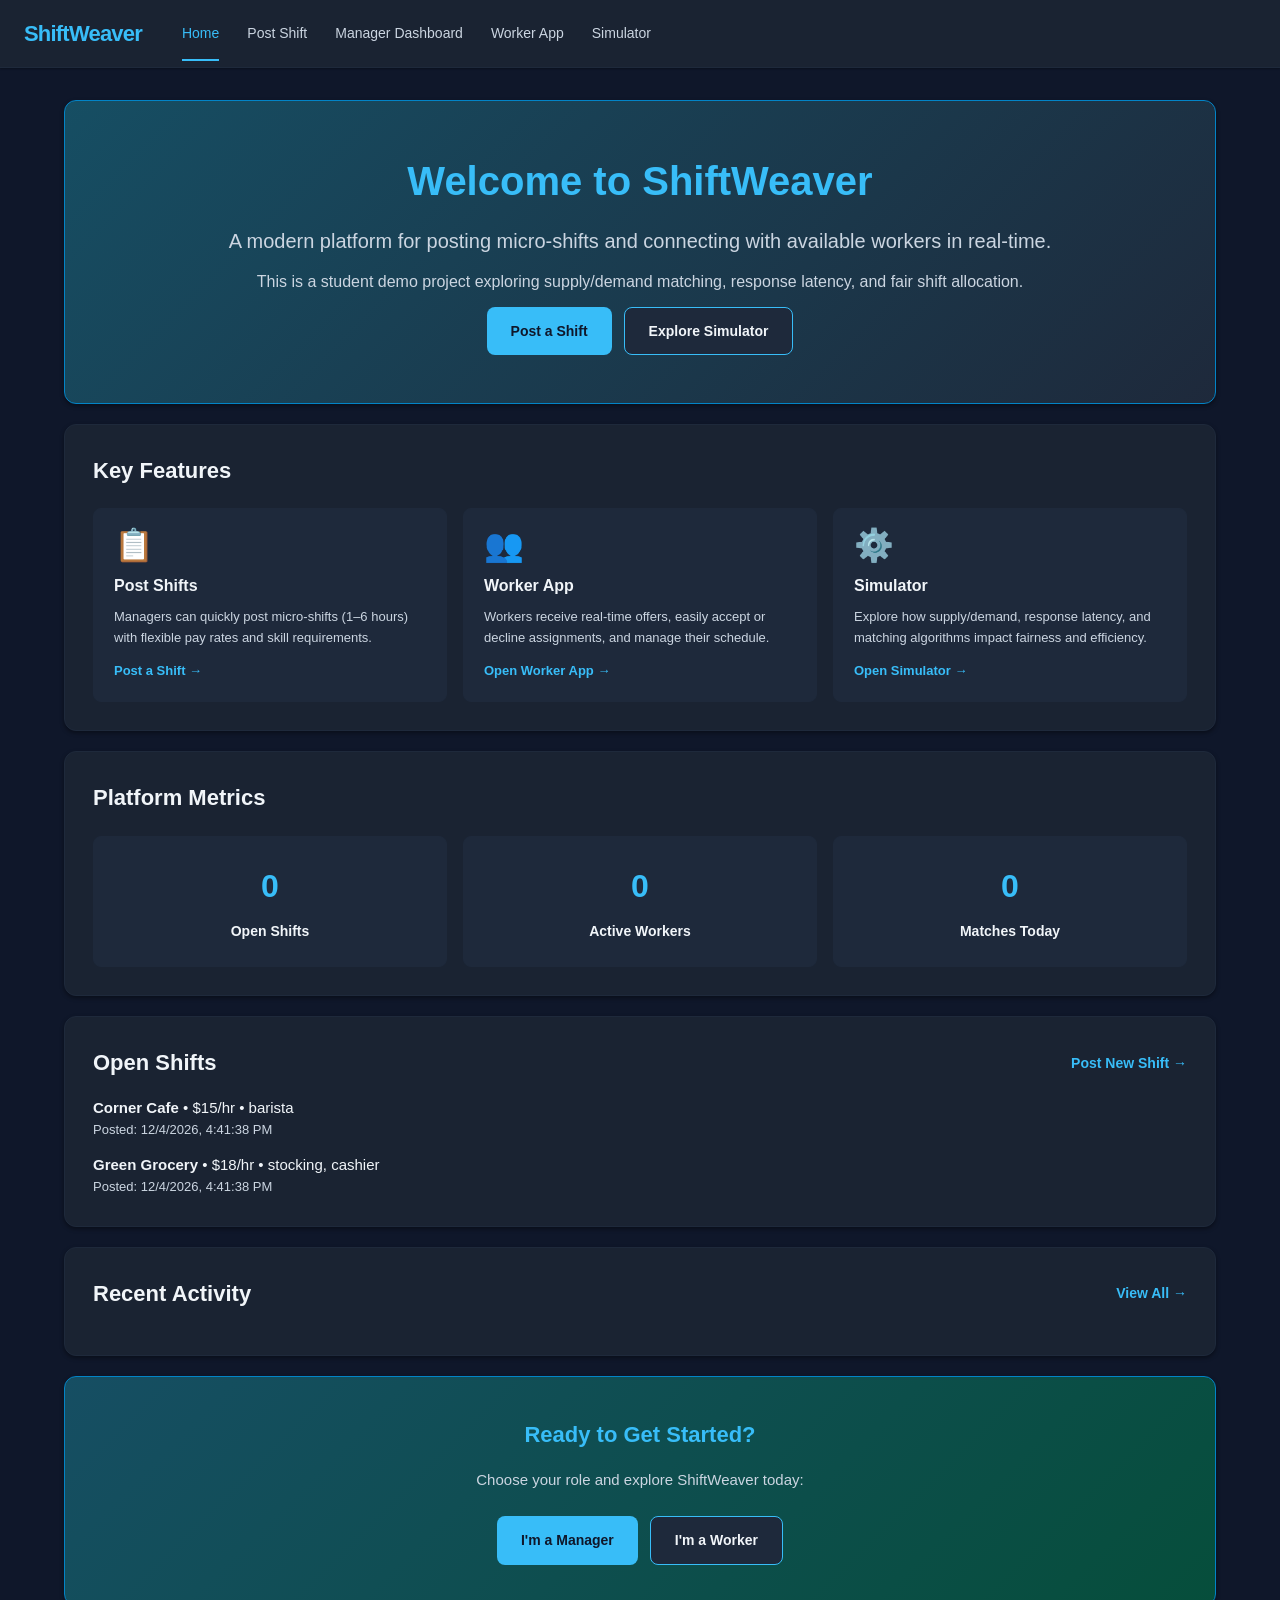
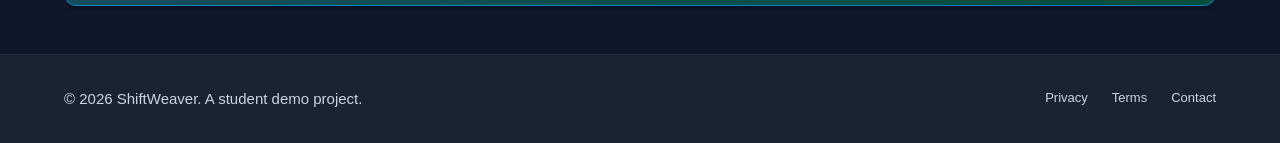
<file: WEB 1 FINAL REQ/index.html>
<!doctype html>
<html lang="en">
<head>
  <meta charset="utf-8" />
  <meta name="viewport" content="width=device-width,initial-scale=1" />
  <meta name="description" content="ShiftWeaver - A student demo platform for posting micro-shifts and connecting managers with workers." />
  <title>ShiftWeaver — Home</title>
  <link rel="stylesheet" href="styles.css" />
</head>
<body>
  
  <!-- Header / Navigation -->
  <header class="topbar">
    <div class="brand">ShiftWeaver</div>
    <nav class="nav">
      <a href="index.html" class="nav-link active">Home</a>
      <a href="post.html" class="nav-link">Post Shift</a>
      <a href="manager.html" class="nav-link">Manager Dashboard</a>
      <a href="worker.html" class="nav-link">Worker App</a>
      <a href="simulator.html" class="nav-link">Simulator</a>
    </nav>
  </header>

  <!-- Main Content -->
  <main class="container">
    <!-- Hero Section -->
    <section class="card hero">
      <div class="hero-content">
        <h1>Welcome to ShiftWeaver</h1>
        <p class="subtitle">A modern platform for posting micro-shifts and connecting with available workers in real-time.</p>
        <p class="description muted">This is a student demo project exploring supply/demand matching, response latency, and fair shift allocation.</p>
        
        <div class="action-group">
          <a href="post.html" class="btn btn-primary">Post a Shift</a>
          <a href="simulator.html" class="btn btn-secondary">Explore Simulator</a>
        </div>
      </div>
    </section>

    <!-- Features Grid -->
    <section class="card">
      <h2>Key Features</h2>
      <div class="grid-3">
        <div class="feature-card">
          <div class="feature-icon">📋</div>
          <h3>Post Shifts</h3>
          <p class="small muted">Managers can quickly post micro-shifts (1–6 hours) with flexible pay rates and skill requirements.</p>
          <a href="post.html" class="link-button">Post a Shift →</a>
        </div>

        <div class="feature-card">
          <div class="feature-icon">👥</div>
          <h3>Worker App</h3>
          <p class="small muted">Workers receive real-time offers, easily accept or decline assignments, and manage their schedule.</p>
          <a href="worker.html" class="link-button">Open Worker App →</a>
        </div>

        <div class="feature-card">
          <div class="feature-icon">⚙️</div>
          <h3>Simulator</h3>
          <p class="small muted">Explore how supply/demand, response latency, and matching algorithms impact fairness and efficiency.</p>
          <a href="simulator.html" class="link-button">Open Simulator →</a>
        </div>
      </div>
    </section>

    <!-- Quick Stats -->
    <section class="card">
      <h2>Platform Metrics</h2>
      <div class="grid-3">
        <div class="stat-box">
          <div class="stat-value" id="statShifts">0</div>
          <div class="stat-label">Open Shifts</div>
        </div>
        <div class="stat-box">
          <div class="stat-value" id="statWorkers">0</div>
          <div class="stat-label">Active Workers</div>
        </div>
        <div class="stat-box">
          <div class="stat-value" id="statMatches">0</div>
          <div class="stat-label">Matches Today</div>
        </div>
      </div>
    </section>

    <!-- Open Shifts Section -->
    <section class="card">
      <div class="section-header">
        <h2>Open Shifts</h2>
        <a href="post.html" class="link-text">Post New Shift →</a>
      </div>
      <div id="shiftList" class="shift-list">
        <div class="empty-state">
          <p class="small muted">Loading open shifts…</p>
        </div>
      </div>
    </section>

    <!-- Recent Activity Section -->
    <section class="card">
      <div class="section-header">
        <h2>Recent Activity</h2>
        <a href="manager.html" class="link-text">View All →</a>
      </div>
      <div id="activity" class="activity-feed">
        <div class="empty-state">
          <p class="small muted">No activity yet. Start by posting a shift!</p>
        </div>
      </div>
    </section>

    <!-- CTA Section -->
    <section class="card cta-section">
      <h2>Ready to Get Started?</h2>
      <p>Choose your role and explore ShiftWeaver today:</p>
      <div class="cta-buttons">
        <a href="post.html" class="btn btn-primary">I'm a Manager</a>
        <a href="worker.html" class="btn btn-secondary">I'm a Worker</a>
      </div>
    </section>
  </main>

  <!-- Footer -->
  <footer class="footer">
    <div class="footer-content">
      <p>&copy; 2026 ShiftWeaver. A student demo project.</p>
      <nav class="footer-nav">
        <a href="#privacy">Privacy</a>
        <a href="#terms">Terms</a>
        <a href="#contact">Contact</a>
      </nav>
    </div>
  </footer>

  <!-- Scripts -->
  <script src="app.js"></script>
  <script>
    window.SW_PAGE = 'home';
    initShiftWeaver();
  </script>
  <!-- Add this script to all HTML files for mobile menu functionality -->
<script>
  // Mobile menu toggle
  document.addEventListener('DOMContentLoaded', function() {
    const menuToggle = document.querySelector('.menu-toggle');
    const nav = document.querySelector('.nav');

    if (menuToggle) {
      menuToggle.addEventListener('click', function() {
        nav.classList.toggle('active');
        menuToggle.classList.toggle('active');
      });

      // Close menu when clicking a nav link
      const navLinks = document.querySelectorAll('.nav-link');
      navLinks.forEach(link => {
        link.addEventListener('click', function() {
          nav.classList.remove('active');
          menuToggle.classList.remove('active');
        });
      });

      // Close menu when clicking outside
      document.addEventListener('click', function(event) {
        const isClickInsideNav = nav.contains(event.target);
        const isClickOnToggle = menuToggle.contains(event.target);
        
        if (!isClickInsideNav && !isClickOnToggle && nav.classList.contains('active')) {
          nav.classList.remove('active');
          menuToggle.classList.remove('active');
        }
      });
    }
  });
</script>
</body>
</html>
</file>
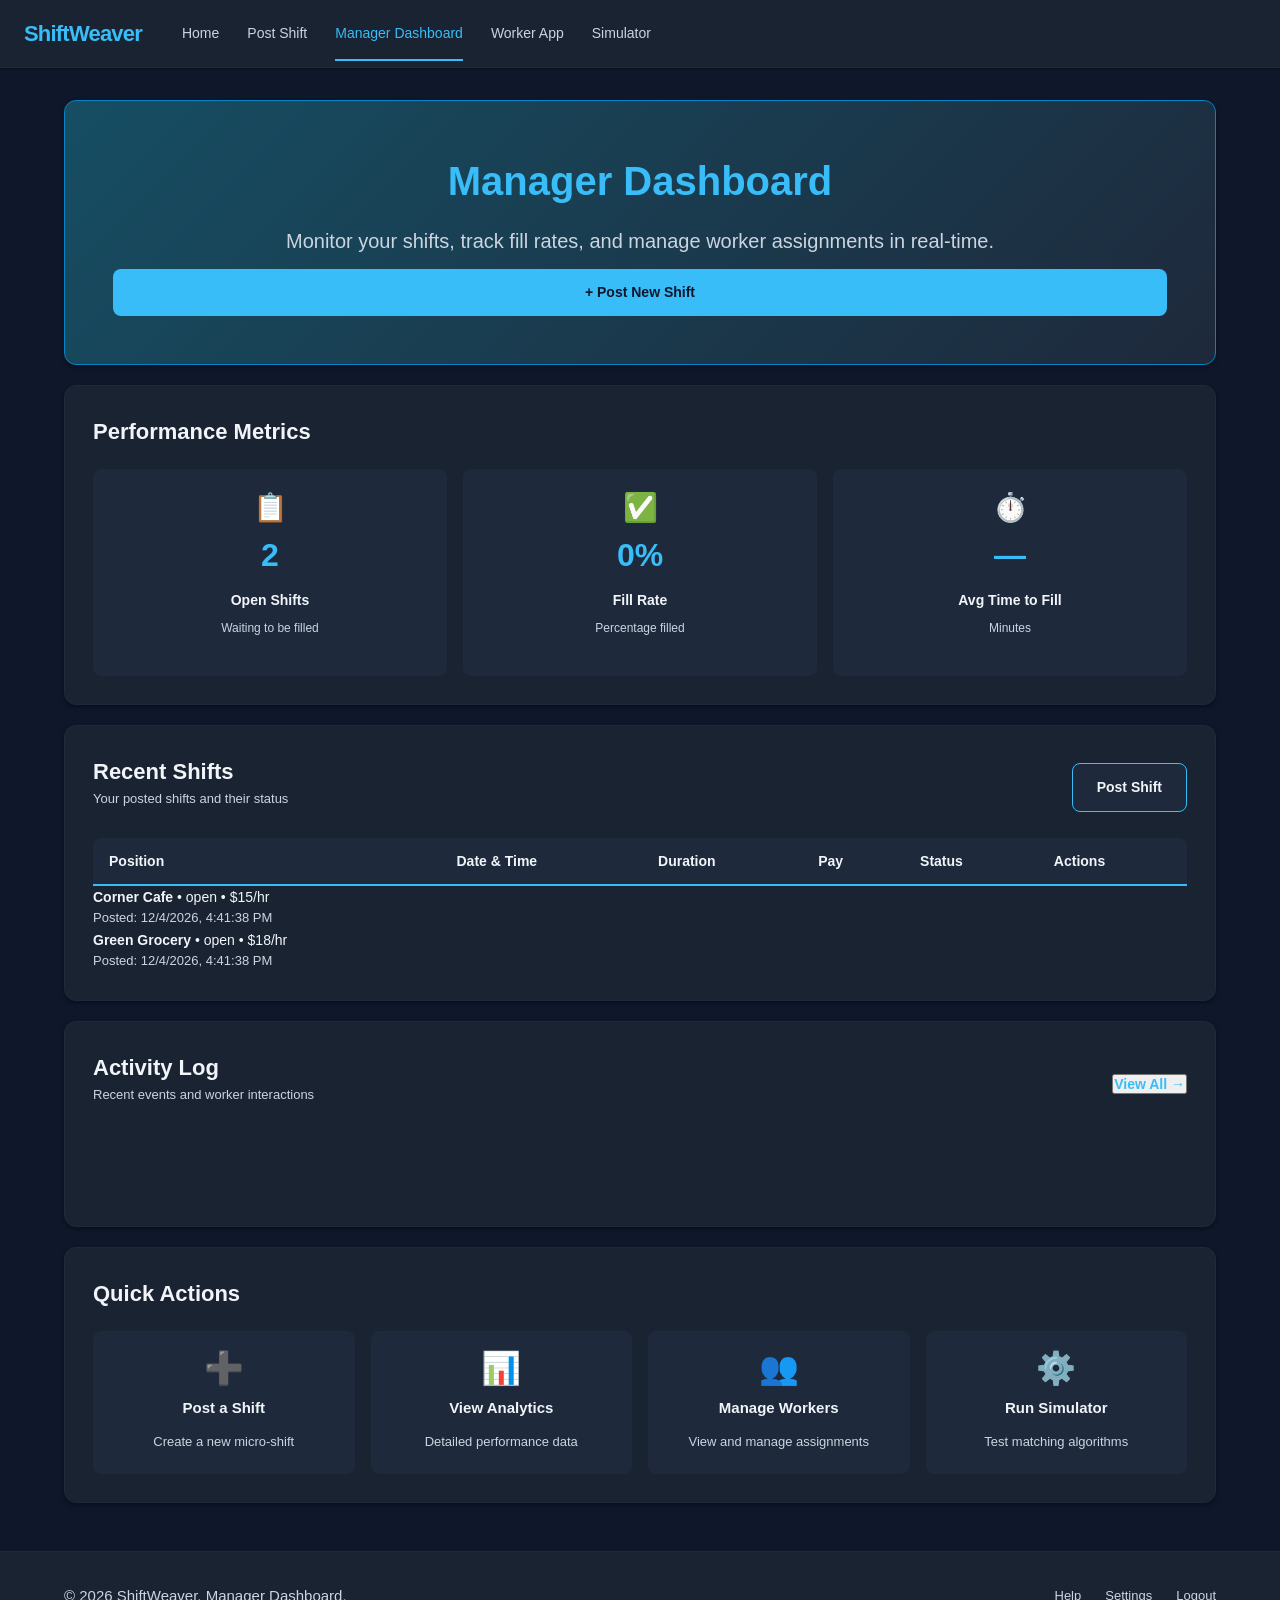
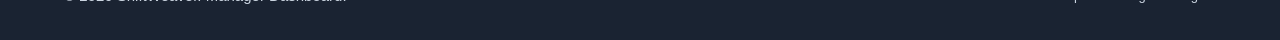
<file: WEB 1 FINAL REQ/manager.html>
<!doctype html>
<html lang="en">
<head>
  <meta charset="utf-8" />
  <meta name="viewport" content="width=device-width,initial-scale=1" />
  <meta name="description" content="ShiftWeaver Manager Dashboard - Monitor open shifts, fill rates, and activity logs." />
  <title>ShiftWeaver — Manager Dashboard</title>
  <link rel="stylesheet" href="styles.css" />
</head>
<body>
  
  <!-- Header / Navigation -->
  <header class="topbar">
    <div class="brand">ShiftWeaver</div>
    <nav class="nav">
      <a href="index.html" class="nav-link">Home</a>
      <a href="post.html" class="nav-link">Post Shift</a>
      <a href="manager.html" class="nav-link active">Manager Dashboard</a>
      <a href="worker.html" class="nav-link">Worker App</a>
      <a href="simulator.html" class="nav-link">Simulator</a>
    </nav>
  </header>

  <!-- Main Content -->
  <main class="container">
    <!-- Dashboard Header -->
    <section class="card hero">
      <div class="hero-content">
        <h1>Manager Dashboard</h1>
        <p class="subtitle">Monitor your shifts, track fill rates, and manage worker assignments in real-time.</p>
        <a href="post.html" class="btn btn-primary">+ Post New Shift</a>
      </div>
    </section>

    <!-- Key Performance Indicators -->
    <section class="card">
      <h2>Performance Metrics</h2>
      <div class="grid-3">
        <div class="stat-box">
          <div class="stat-icon">📋</div>
          <div class="stat-value" id="kpiOpen">0</div>
          <div class="stat-label">Open Shifts</div>
          <p class="stat-description">Waiting to be filled</p>
        </div>
        <div class="stat-box">
          <div class="stat-icon">✅</div>
          <div class="stat-value" id="kpiFill">—</div>
          <div class="stat-label">Fill Rate</div>
          <p class="stat-description">Percentage filled</p>
        </div>
        <div class="stat-box">
          <div class="stat-icon">⏱️</div>
          <div class="stat-value" id="kpiAvgTime">—</div>
          <div class="stat-label">Avg Time to Fill</div>
          <p class="stat-description">Minutes</p>
        </div>
      </div>
    </section>

    <!-- Shifts Management -->
    <section class="card">
      <div class="section-header">
        <div>
          <h2>Recent Shifts</h2>
          <p class="small muted">Your posted shifts and their status</p>
        </div>
        <a href="post.html" class="btn btn-secondary">Post Shift</a>
      </div>
      
      <div class="table-wrapper">
        <table class="shifts-table">
          <thead>
            <tr>
              <th>Position</th>
              <th>Date & Time</th>
              <th>Duration</th>
              <th>Pay</th>
              <th>Status</th>
              <th>Actions</th>
            </tr>
          </thead>
          <tbody id="mgrShiftList">
            <tr>
              <td colspan="6" class="empty-cell">
                <p class="small muted">Loading shifts…</p>
              </td>
            </tr>
          </tbody>
        </table>
      </div>
    </section>

    <!-- Activity Log -->
    <section class="card">
      <div class="section-header">
        <div>
          <h2>Activity Log</h2>
          <p class="small muted">Recent events and worker interactions</p>
        </div>
        <button class="link-text">View All →</button>
      </div>
      
      <div class="activity-timeline">
        <div id="activityLog" class="timeline-empty">
          <p class="small muted">No activity yet. Post a shift to get started!</p>
        </div>
      </div>
    </section>

    <!-- Quick Actions -->
    <section class="card">
      <h2>Quick Actions</h2>
      <div class="action-grid">
        <a href="post.html" class="action-card">
          <div class="action-icon">➕</div>
          <h3>Post a Shift</h3>
          <p class="small muted">Create a new micro-shift</p>
        </a>
        <a href="#analytics" class="action-card">
          <div class="action-icon">📊</div>
          <h3>View Analytics</h3>
          <p class="small muted">Detailed performance data</p>
        </a>
        <a href="#workers" class="action-card">
          <div class="action-icon">👥</div>
          <h3>Manage Workers</h3>
          <p class="small muted">View and manage assignments</p>
        </a>
        <a href="simulator.html" class="action-card">
          <div class="action-icon">⚙️</div>
          <h3>Run Simulator</h3>
          <p class="small muted">Test matching algorithms</p>
        </a>
      </div>
    </section>
  </main>

  <!-- Footer -->
  <footer class="footer">
    <div class="footer-content">
      <p>&copy; 2026 ShiftWeaver. Manager Dashboard.</p>
      <nav class="footer-nav">
        <a href="#help">Help</a>
        <a href="#settings">Settings</a>
        <a href="#logout">Logout</a>
      </nav>
    </div>
  </footer>

  <script src="app.js"></script>
  <script>
    window.SW_PAGE = 'manager';
    initShiftWeaver();
  </script>
  <!-- Add this script to all HTML files for mobile menu functionality -->
<script>
  // Mobile menu toggle
  document.addEventListener('DOMContentLoaded', function() {
    const menuToggle = document.querySelector('.menu-toggle');
    const nav = document.querySelector('.nav');

    if (menuToggle) {
      menuToggle.addEventListener('click', function() {
        nav.classList.toggle('active');
        menuToggle.classList.toggle('active');
      });

      // Close menu when clicking a nav link
      const navLinks = document.querySelectorAll('.nav-link');
      navLinks.forEach(link => {
        link.addEventListener('click', function() {
          nav.classList.remove('active');
          menuToggle.classList.remove('active');
        });
      });

      // Close menu when clicking outside
      document.addEventListener('click', function(event) {
        const isClickInsideNav = nav.contains(event.target);
        const isClickOnToggle = menuToggle.contains(event.target);
        
        if (!isClickInsideNav && !isClickOnToggle && nav.classList.contains('active')) {
          nav.classList.remove('active');
          menuToggle.classList.remove('active');
        }
      });
    }
  });
</script>
</body>
</html>
</file>
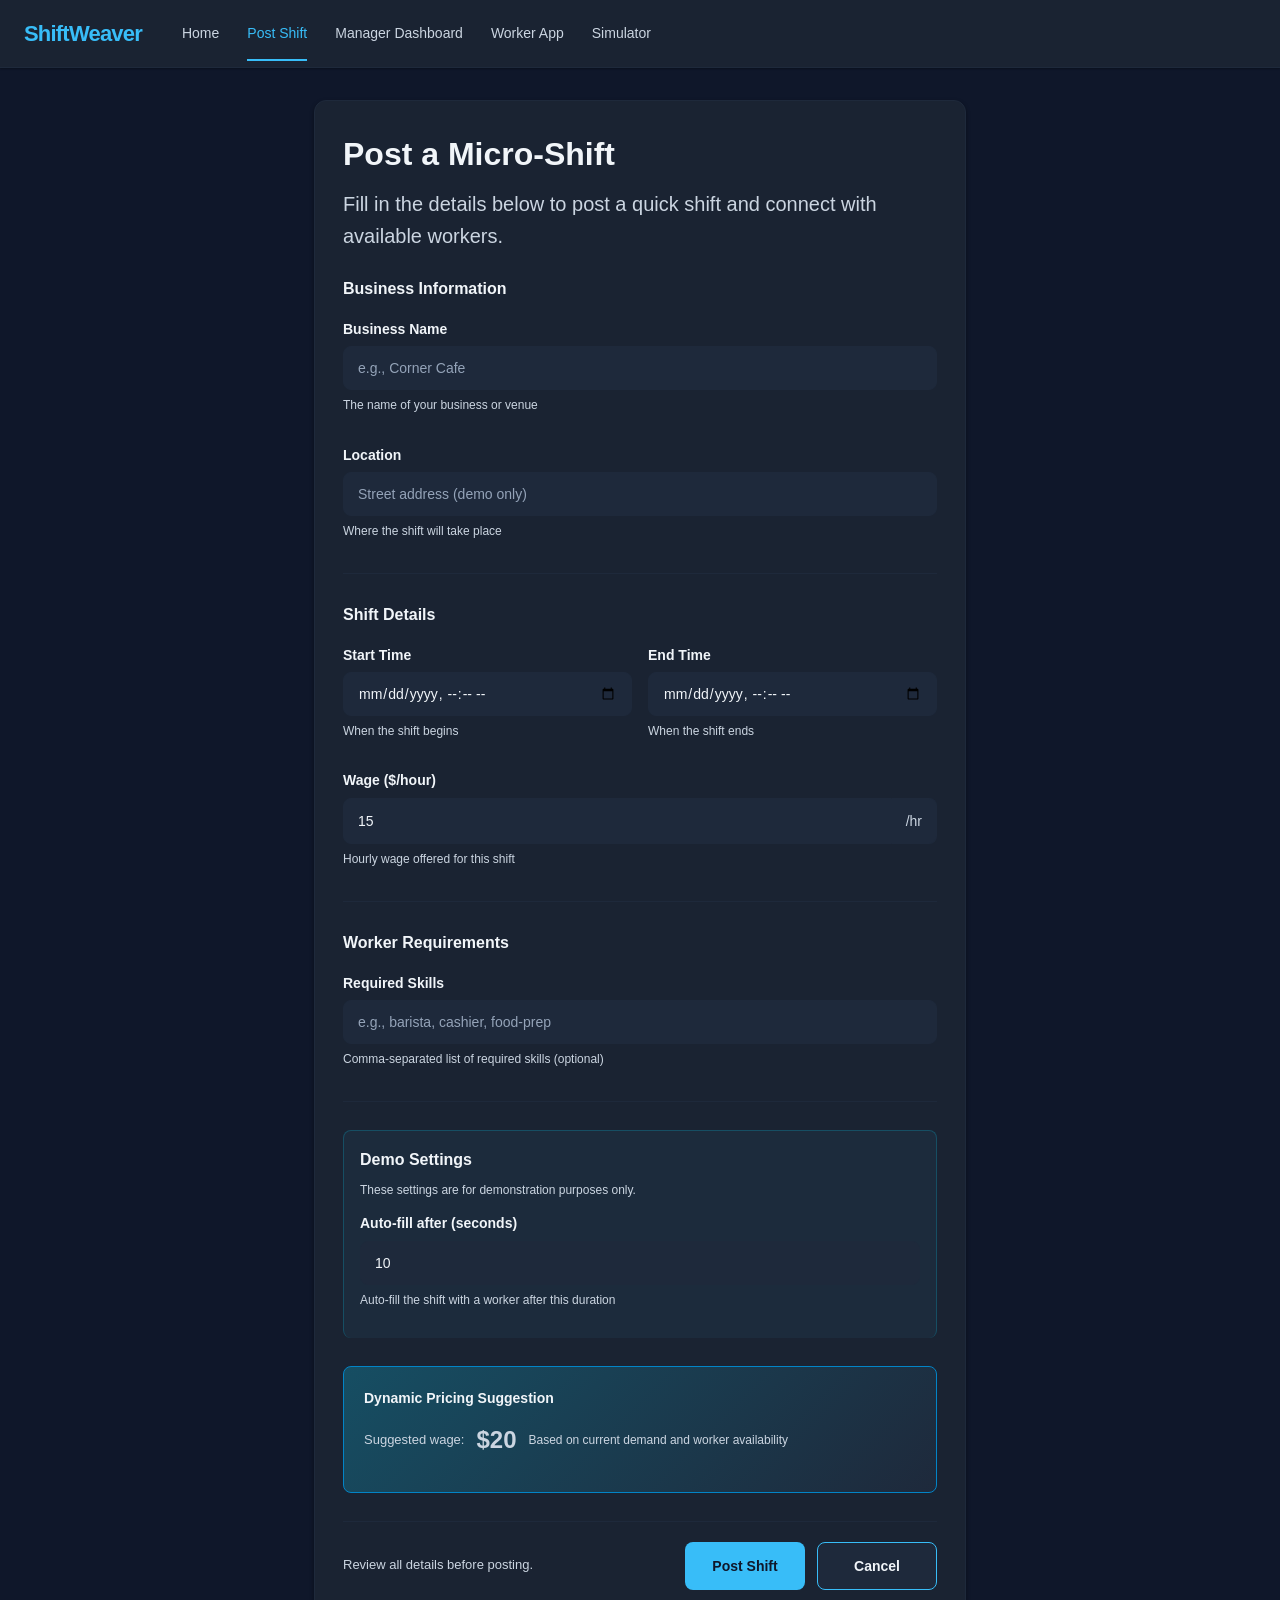
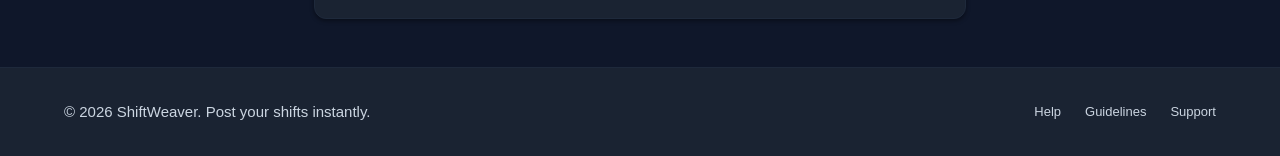
<file: WEB 1 FINAL REQ/post.html>
<!doctype html>
<html lang="en">
<head>
  <meta charset="utf-8" />
  <meta name="viewport" content="width=device-width,initial-scale=1" />
  <meta name="description" content="ShiftWeaver - Post a micro-shift and find available workers quickly." />
  <title>ShiftWeaver — Post Shift</title>
  <link rel="stylesheet" href="styles.css" />
</head>
<body>
  
  <!-- Header / Navigation -->
  <header class="topbar">
    <div class="brand">ShiftWeaver</div>
    <nav class="nav">
      <a href="index.html" class="nav-link">Home</a>
      <a href="post.html" class="nav-link active">Post Shift</a>
      <a href="manager.html" class="nav-link">Manager Dashboard</a>
      <a href="worker.html" class="nav-link">Worker App</a>
      <a href="simulator.html" class="nav-link">Simulator</a>
    </nav>
  </header>

  <!-- Main Content -->
  <main class="container-sm">
    <!-- Form Section -->
    <section class="card">
      <div class="form-header">
        <div>
          <h1>Post a Micro-Shift</h1>
          <p class="subtitle">Fill in the details below to post a quick shift and connect with available workers.</p>
        </div>
      </div>

      <form id="postForm" class="form-container">
        <!-- Business Information -->
        <div class="form-section">
          <h3>Business Information</h3>
          
          <div class="form-group">
            <label for="business">Business Name</label>
            <input 
              id="business" 
              type="text"
              placeholder="e.g., Corner Cafe" 
              required 
            />
            <p class="form-hint">The name of your business or venue</p>
          </div>

          <div class="form-group">
            <label for="location">Location</label>
            <input 
              id="location" 
              type="text"
              placeholder="Street address (demo only)" 
            />
            <p class="form-hint">Where the shift will take place</p>
          </div>
        </div>

        <!-- Shift Details -->
        <div class="form-section">
          <h3>Shift Details</h3>
          
          <div class="form-row">
            <div class="form-group">
              <label for="start">Start Time</label>
              <input id="start" type="datetime-local" required />
              <p class="form-hint">When the shift begins</p>
            </div>

            <div class="form-group">
              <label for="end">End Time</label>
              <input id="end" type="datetime-local" required />
              <p class="form-hint">When the shift ends</p>
            </div>
          </div>

          <div class="form-group">
            <label for="wage">Wage ($/hour)</label>
            <div class="input-with-addon">
              <input 
                id="wage" 
                type="number" 
                min="5" 
                step="0.50"
                value="15" 
                required
              />
              <span class="input-addon">/hr</span>
            </div>
            <p class="form-hint">Hourly wage offered for this shift</p>
          </div>
        </div>

        <!-- Requirements -->
        <div class="form-section">
          <h3>Worker Requirements</h3>
          
          <div class="form-group">
            <label for="skills">Required Skills</label>
            <input 
              id="skills" 
              type="text"
              placeholder="e.g., barista, cashier, food-prep" 
            />
            <p class="form-hint">Comma-separated list of required skills (optional)</p>
          </div>
        </div>

        <!-- Demo Settings -->
        <div class="form-section demo-section">
          <h3>Demo Settings</h3>
          <p class="form-hint">These settings are for demonstration purposes only.</p>
          
          <div class="form-group">
            <label for="fallback">Auto-fill after (seconds)</label>
            <input 
              id="fallback" 
              type="number" 
              min="5" 
              value="10" 
              required
            />
            <p class="form-hint">Auto-fill the shift with a worker after this duration</p>
          </div>
        </div>

        <!-- Dynamic Pricing -->
        <div class="pricing-box">
          <h3>Dynamic Pricing Suggestion</h3>
          <div class="pricing-content">
            <p class="pricing-label">Suggested wage:</p>
            <p class="pricing-value" id="dynPrice">—</p>
            <p class="form-hint">Based on current demand and worker availability</p>
          </div>
        </div>

        <!-- Form Actions -->
        <div class="form-actions">
          <div class="action-info">
            <p class="small muted">Review all details before posting.</p>
          </div>
          <div class="action-buttons">
            <button type="submit" class="btn btn-primary">Post Shift</button>
            <a href="index.html" class="btn btn-secondary">Cancel</a>
          </div>
        </div>

        <!-- Result Message -->
        <div id="postResult" class="form-result" style="display:none"></div>
      </form>
    </section>

    <!-- Success State (Hidden) -->
    <section id="successCard" class="card success-card" style="display:none">
      <div class="success-content">
        <div class="success-icon">✓</div>
        <h2>Shift Posted Successfully!</h2>
        <p class="muted">Your shift has been posted and is now visible to available workers.</p>
        <div class="success-actions">
          <a href="manager.html" class="btn btn-primary">View on Dashboard</a>
          <a href="post.html" class="btn btn-secondary">Post Another Shift</a>
        </div>
      </div>
    </section>
  </main>

  <!-- Footer -->
  <footer class="footer">
    <div class="footer-content">
      <p>&copy; 2026 ShiftWeaver. Post your shifts instantly.</p>
      <nav class="footer-nav">
        <a href="#help">Help</a>
        <a href="#guidelines">Guidelines</a>
        <a href="#support">Support</a>
      </nav>
    </div>
  </footer>

  <script src="app.js"></script>
  <script>
    window.SW_PAGE = 'post';
    initShiftWeaver();
  </script>
  <!-- Add this script to all HTML files for mobile menu functionality -->
<script>
  // Mobile menu toggle
  document.addEventListener('DOMContentLoaded', function() {
    const menuToggle = document.querySelector('.menu-toggle');
    const nav = document.querySelector('.nav');

    if (menuToggle) {
      menuToggle.addEventListener('click', function() {
        nav.classList.toggle('active');
        menuToggle.classList.toggle('active');
      });

      // Close menu when clicking a nav link
      const navLinks = document.querySelectorAll('.nav-link');
      navLinks.forEach(link => {
        link.addEventListener('click', function() {
          nav.classList.remove('active');
          menuToggle.classList.remove('active');
        });
      });

      // Close menu when clicking outside
      document.addEventListener('click', function(event) {
        const isClickInsideNav = nav.contains(event.target);
        const isClickOnToggle = menuToggle.contains(event.target);
        
        if (!isClickInsideNav && !isClickOnToggle && nav.classList.contains('active')) {
          nav.classList.remove('active');
          menuToggle.classList.remove('active');
        }
      });
    }
  });
</script>
</body>
</html>
</file>
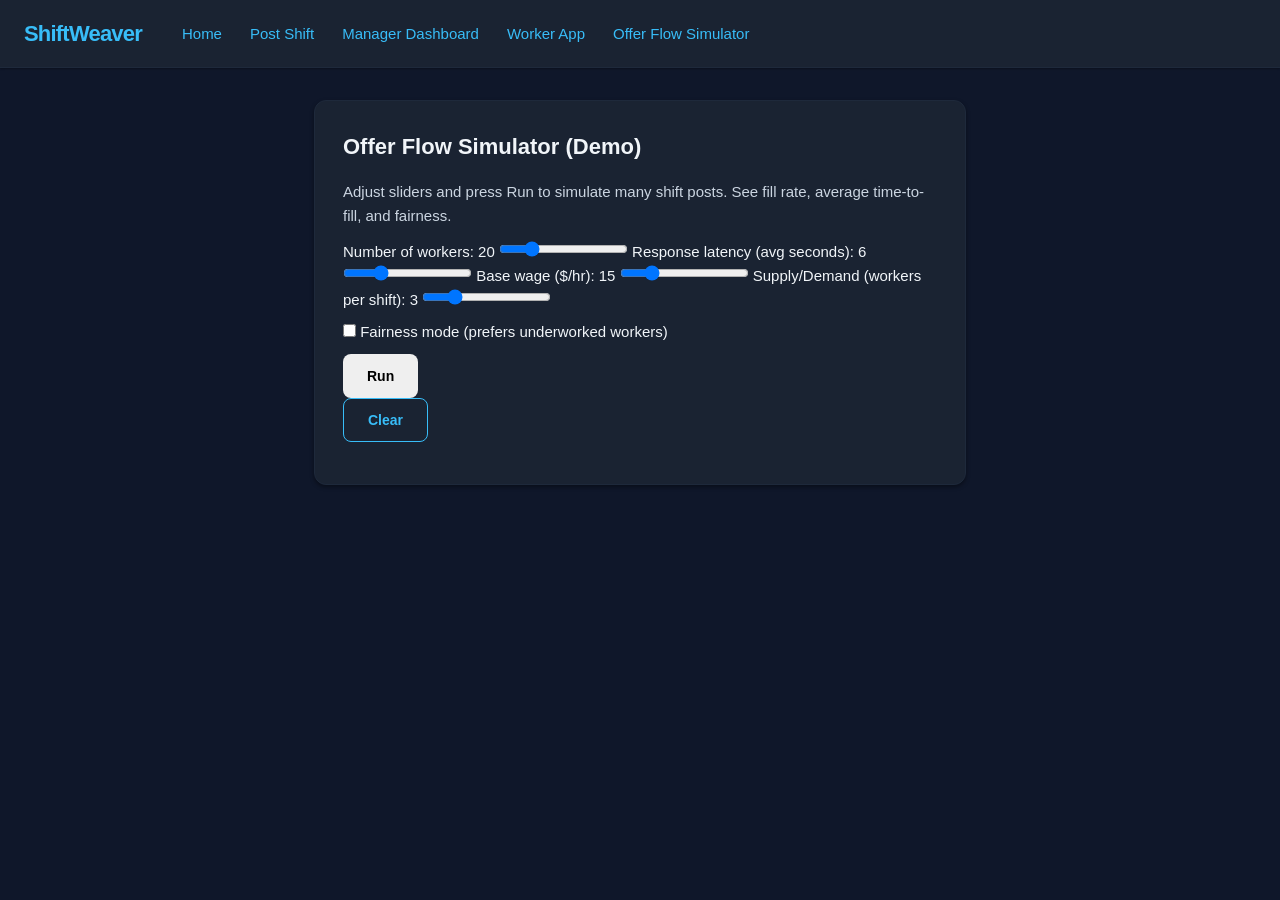
<file: WEB 1 FINAL REQ/simulator.html>
<!doctype html>
<html lang="en">
<head>
  <meta charset="utf-8" />
  <meta name="viewport" content="width=device-width,initial-scale=1" />
  <title>ShiftWeaver — Offer Flow Simulator</title>
  <link rel="stylesheet" href="styles.css" />
</head>
<body>
  
  <header class="topbar">
    <div class="brand">ShiftWeaver</div>
    <nav class="nav">
      <a href="index.html">Home</a>
      <a href="post.html">Post Shift</a>
      <a href="manager.html">Manager Dashboard</a>
      <a href="worker.html">Worker App</a>
      <a href="simulator.html">Offer Flow Simulator</a>
    </nav>
  </header>

  <main class="container-sm">
    <section class="card">
      <h2>Offer Flow Simulator (Demo)</h2>
      <p class="muted">Adjust sliders and press Run to simulate many shift posts. See fill rate, average time-to-fill, and fairness.</p>

      <label>Number of workers: <span id="simWorkersVal">20</span>
        <input id="simWorkers" type="range" min="3" max="80" value="20" />
      </label>

      <label>Response latency (avg seconds): <span id="simLatencyVal">6</span>
        <input id="simLatency" type="range" min="1" max="20" value="6" />
      </label>

      <label>Base wage ($/hr): <span id="simWageVal">15</span>
        <input id="simWage" type="range" min="8" max="40" value="15" />
      </label>

      <label>Supply/Demand (workers per shift): <span id="simSupplyVal">3</span>
        <input id="simSupply" type="range" min="1" max="10" value="3" />
      </label>

      <div style="margin-top:8px">
        <label><input id="fairMode" type="checkbox" /> Fairness mode (prefers underworked workers)</label>
      </div>

      <div class="row" style="margin-top:10px">
        <button id="runSim" class="btn">Run</button>
        <button id="clearSim" class="btn ghost">Clear</button>
      </div>

      <div id="simResult" style="margin-top:14px"></div>
      <div id="simBars" style="margin-top:12px"></div>
    </section>
  </main>

  <script src="app.js"></script>
  <script>
    window.SW_PAGE = 'simulator';
    initShiftWeaver();
  </script>
  <!-- Add this script to all HTML files for mobile menu functionality -->
<script>
  // Mobile menu toggle
  document.addEventListener('DOMContentLoaded', function() {
    const menuToggle = document.querySelector('.menu-toggle');
    const nav = document.querySelector('.nav');

    if (menuToggle) {
      menuToggle.addEventListener('click', function() {
        nav.classList.toggle('active');
        menuToggle.classList.toggle('active');
      });

      // Close menu when clicking a nav link
      const navLinks = document.querySelectorAll('.nav-link');
      navLinks.forEach(link => {
        link.addEventListener('click', function() {
          nav.classList.remove('active');
          menuToggle.classList.remove('active');
        });
      });

      // Close menu when clicking outside
      document.addEventListener('click', function(event) {
        const isClickInsideNav = nav.contains(event.target);
        const isClickOnToggle = menuToggle.contains(event.target);
        
        if (!isClickInsideNav && !isClickOnToggle && nav.classList.contains('active')) {
          nav.classList.remove('active');
          menuToggle.classList.remove('active');
        }
      });
    }
  });
</script>
</body>
</html>
</file>
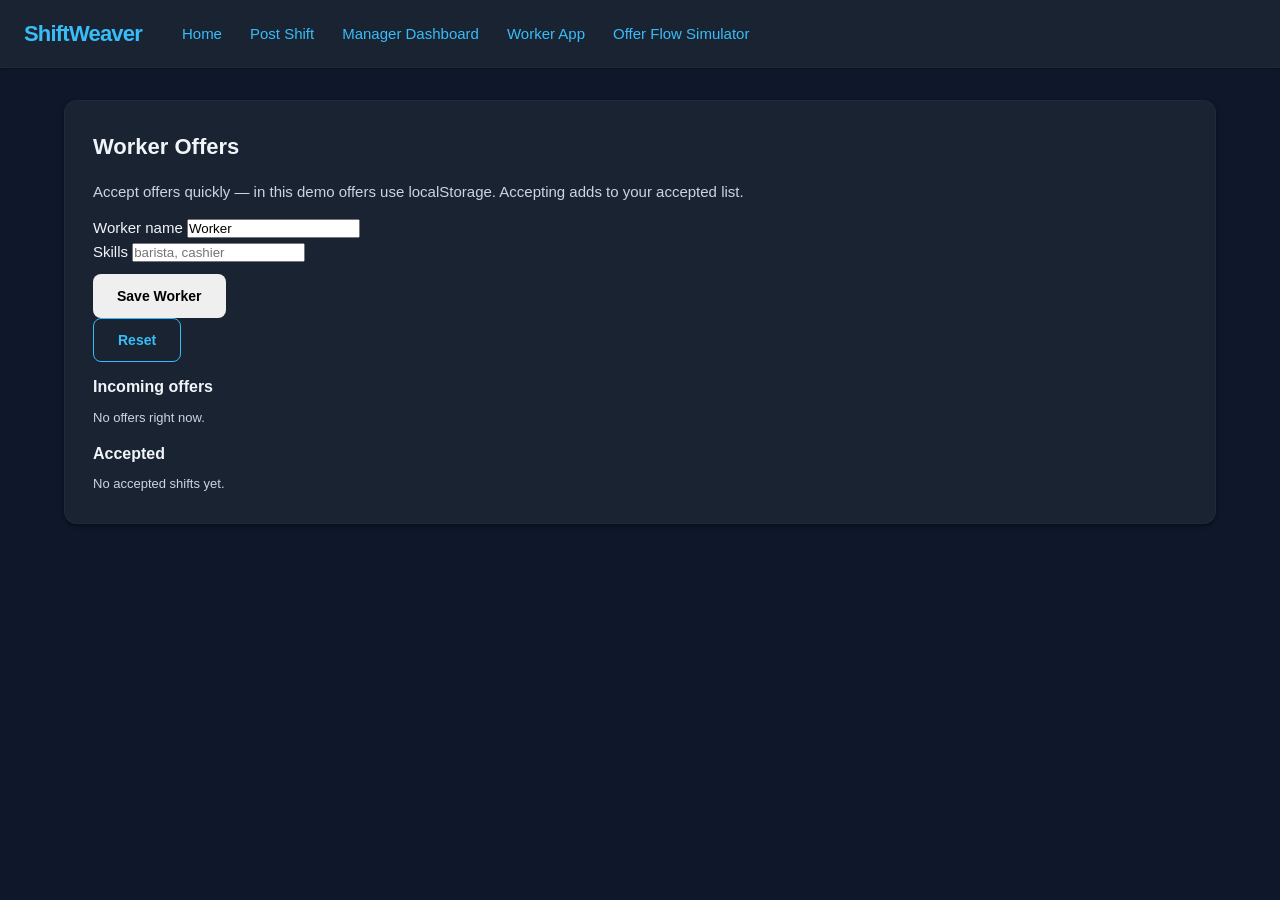
<file: WEB 1 FINAL REQ/worker.html>
<!doctype html>
<html lang="en">
<head>
  <meta charset="utf-8" />
  <meta name="viewport" content="width=device-width,initial-scale=1" />
  <title>ShiftWeaver — Worker App</title>
  <link rel="stylesheet" href="styles.css" />
</head>
<body>
  <header class="topbar">
    <div class="brand">ShiftWeaver</div>
    <nav class="nav">
      <a href="index.html">Home</a>
      <a href="post.html">Post Shift</a>
      <a href="manager.html">Manager Dashboard</a>
      <a href="worker.html">Worker App</a>
      <a href="simulator.html">Offer Flow Simulator</a>
    </nav>
  </header>

  <main class="container">
    <section class="card">
      <h2>Worker Offers</h2>
      <p class="muted">Accept offers quickly — in this demo offers use localStorage. Accepting adds to your accepted list.</p>
      <div class="row" style="margin-top:8px">
        <div>
          <label>Worker name <input id="workerName" placeholder="Jane Doe" /></label>
        </div>
        <div>
          <label>Skills <input id="workerSkills" placeholder="barista, cashier" /></label>
        </div>
      </div>

      <div style="margin-top:10px">
        <button id="saveWorker" class="btn">Save Worker</button>
        <button id="clearWorker" class="btn ghost">Reset</button>
      </div>

      <h3 style="margin-top:12px">Incoming offers</h3>
      <div id="offers" class="list small muted">No offers yet.</div>

      <h3 style="margin-top:12px">Accepted</h3>
      <div id="accepted" class="list small muted">No accepted shifts yet.</div>
    </section>
  </main>

  <script src="app.js"></script>
  <script>
    window.SW_PAGE = 'worker';
    initShiftWeaver();
  </script>
  <!-- Add this script to all HTML files for mobile menu functionality -->
<script>
  // Mobile menu toggle
  document.addEventListener('DOMContentLoaded', function() {
    const menuToggle = document.querySelector('.menu-toggle');
    const nav = document.querySelector('.nav');

    if (menuToggle) {
      menuToggle.addEventListener('click', function() {
        nav.classList.toggle('active');
        menuToggle.classList.toggle('active');
      });

      // Close menu when clicking a nav link
      const navLinks = document.querySelectorAll('.nav-link');
      navLinks.forEach(link => {
        link.addEventListener('click', function() {
          nav.classList.remove('active');
          menuToggle.classList.remove('active');
        });
      });

      // Close menu when clicking outside
      document.addEventListener('click', function(event) {
        const isClickInsideNav = nav.contains(event.target);
        const isClickOnToggle = menuToggle.contains(event.target);
        
        if (!isClickInsideNav && !isClickOnToggle && nav.classList.contains('active')) {
          nav.classList.remove('active');
          menuToggle.classList.remove('active');
        }
      });
    }
  });
</script>
</body>
</html>
</file>
<file: WEB 1 FINAL REQ/styles.css>
/* ===== CSS Variables - ShiftWeaver Dark Theme ===== */
:root {
  /* Background Colors - Dark */
  --bg-primary: #0f172a;
  --bg-secondary: #1e293b;
  --surface: #1a2332;

  /* Text Colors */
  --text-primary: #f1f5f9;
  --text-secondary: #cbd5e1;
  --text-light: #94a3b8;

  /* Brand Colors - ShiftWeaver Dark Theme */
  --primary: #38bdf8;       /* Cyan Blue */
  --primary-dark: #0284c7;
  --primary-light: #164e63;
  --secondary: #10b981;     /* Emerald */
  --secondary-light: #064e3b;
  --accent: #f59e0b;        /* Amber */
  --danger: #f87171;        /* Softer Red */
  --success: #10b981;       /* Green */

  /* Spacing & Design */
  --radius: 8px;
  --radius-lg: 12px;
  --maxw: 1200px;
  --transition: all 0.25s ease;

  /* Shadows - Softer for dark mode */
  --shadow-xs: 0 1px 2px rgba(0, 0, 0, 0.3);
  --shadow-sm: 0 2px 4px rgba(0, 0, 0, 0.4);
  --shadow-md: 0 4px 8px rgba(0, 0, 0, 0.5);
  --shadow-lg: 0 8px 16px rgba(0, 0, 0, 0.6);

  /* Font */
  font-family: -apple-system, BlinkMacSystemFont, "Segoe UI", Roboto, "Helvetica Neue", Arial, sans-serif;
}

/* ===== Reset & Base ===== */
* {
  box-sizing: border-box;
  margin: 0;
  padding: 0;
}

html {
  scroll-behavior: smooth;
}

body {
  background: var(--bg-primary);
  color: var(--text-primary);
  font-size: 15px;
  line-height: 1.6;
  overflow-x: hidden;
}

a {
  color: var(--primary);
  text-decoration: none;
  transition: var(--transition);
}

a:hover {
  color: #7dd3fc;
}

/* ===== Topbar / Header ===== */
.topbar {
  display: flex;
  align-items: center;
  justify-content: space-between;
  padding: 16px 24px;
  background: var(--surface);
  border-bottom: 1px solid var(--bg-secondary);
  position: sticky;
  top: 0;
  z-index: 100;
  box-shadow: var(--shadow-xs);
}

.brand {
  font-size: 22px;
  font-weight: 800;
  color: var(--primary);
  letter-spacing: -0.8px;
  white-space: nowrap;
  flex-shrink: 0;
}

.nav {
  display: flex;
  gap: 28px;
  align-items: center;
  flex: 1;
  margin-left: 40px;
}

.nav-link {
  font-size: 14px;
  font-weight: 500;
  color: var(--text-secondary);
  transition: var(--transition);
  position: relative;
  white-space: nowrap;
}

.nav-link:hover,
.nav-link.active {
  color: var(--primary);
}

.nav-link.active::after {
  content: '';
  position: absolute;
  bottom: -16px;
  left: 0;
  right: 0;
  height: 2px;
  background: var(--primary);
}

/* ===== Mobile Menu Toggle Button ===== */
.menu-toggle {
  display: none;
  background: none;
  border: none;
  color: var(--text-primary);
  font-size: 24px;
  cursor: pointer;
  padding: 8px;
  transition: var(--transition);
  z-index: 101;
}

.menu-toggle:hover {
  color: var(--primary);
}

.menu-toggle.active::after {
  content: '✕';
  font-size: 24px;
}

/* ===== Container & Layout ===== */
.container {
  max-width: var(--maxw);
  margin: 32px auto;
  padding: 0 24px;
  display: flex;
  flex-direction: column;
  gap: 20px;
}

.container-sm {
  max-width: 700px;
  margin: 32px auto;
  padding: 0 24px;
  display: flex;
  flex-direction: column;
  gap: 20px;
}

/* ===== Cards ===== */
.card {
  background: var(--surface);
  padding: 28px;
  border-radius: var(--radius-lg);
  box-shadow: var(--shadow-sm);
  transition: var(--transition);
  border: 1px solid var(--bg-secondary);
}

.card:hover {
  box-shadow: var(--shadow-md);
  border-color: var(--primary-light);
}

.card h1 {
  font-size: 32px;
  font-weight: 700;
  margin-bottom: 12px;
  color: var(--text-primary);
}

.card h2 {
  font-size: 22px;
  font-weight: 700;
  margin-bottom: 16px;
  color: var(--text-primary);
}

.card h3 {
  font-size: 16px;
  font-weight: 600;
  margin-bottom: 8px;
  color: var(--text-primary);
}

.card p {
  color: var(--text-secondary);
  margin-bottom: 12px;
}

/* ===== Hero Section ===== */
.hero {
  background: linear-gradient(135deg, var(--primary-light) 0%, var(--bg-secondary) 100%);
  color: var(--text-primary);
  padding: 48px;
  text-align: center;
  border-radius: var(--radius-lg);
  border: 1px solid var(--primary-dark);
}

.hero-content h1 {
  font-size: 40px;
  font-weight: 800;
  margin-bottom: 12px;
  color: var(--primary);
}

.subtitle {
  font-size: 20px;
  color: var(--text-primary);
  margin-bottom: 12px;
}

.description {
  font-size: 16px;
  color: var(--text-secondary);
  margin-bottom: 24px;
}

/* ===== Action Buttons ===== */
.action-group {
  display: flex;
  gap: 12px;
  justify-content: center;
  flex-wrap: wrap;
}

.btn {
  display: inline-block;
  padding: 12px 24px;
  border-radius: var(--radius);
  border: none;
  font-size: 14px;
  font-weight: 600;
  cursor: pointer;
  transition: var(--transition);
  text-decoration: none;
  white-space: nowrap;
  text-align: center;
  min-height: 44px;
  display: flex;
  align-items: center;
  justify-content: center;
}

.btn-primary {
  background: var(--primary);
  color: var(--bg-primary);
}

.btn-primary:hover {
  background: #7dd3fc;
  transform: translateY(-2px);
  box-shadow: var(--shadow-lg);
}

.btn-secondary {
  background: var(--bg-secondary);
  color: var(--text-primary);
  border: 1px solid var(--primary);
}

.btn-secondary:hover {
  background: var(--primary);
  color: var(--bg-primary);
  border-color: var(--primary);
}

.btn.ghost {
  background: transparent;
  color: var(--primary);
  border: 1px solid var(--primary);
}

.btn.ghost:hover {
  background: var(--primary-light);
  color: var(--primary);
}

/* ===== Feature Cards Grid ===== */
.grid-3 {
  display: grid;
  grid-template-columns: repeat(3, 1fr);
  gap: 16px;
  margin-top: 20px;
}

.feature-card {
  padding: 20px;
  background: var(--bg-secondary);
  border-radius: var(--radius);
  transition: var(--transition);
  display: flex;
  flex-direction: column;
  border: 1px solid var(--bg-secondary);
}

.feature-card:hover {
  background: var(--primary-light);
  transform: translateY(-4px);
  border-color: var(--primary);
}

.feature-icon {
  font-size: 32px;
  margin-bottom: 12px;
  line-height: 1;
}

.feature-card h3 {
  margin-bottom: 8px;
  color: var(--text-primary);
}

.feature-card p {
  flex: 1;
  margin-bottom: 12px;
  color: var(--text-secondary);
}

.link-button {
  font-size: 13px;
  font-weight: 600;
  color: var(--primary);
  display: inline-block;
}

.link-button:hover {
  color: #7dd3fc;
}

/* ===== Stats / KPI ===== */
.stat-box {
  padding: 24px;
  background: var(--bg-secondary);
  border-radius: var(--radius);
  transition: var(--transition);
  border: 1px solid var(--bg-secondary);
  text-align: center;
  display: flex;
  flex-direction: column;
  gap: 8px;
}

.stat-box:hover {
  background: var(--primary-light);
  border-color: var(--primary);
  transform: translateY(-4px);
}

.stat-icon {
  font-size: 28px;
  line-height: 1;
}

.stat-value {
  font-size: 32px;
  font-weight: 800;
  color: var(--primary);
}

.stat-label {
  font-size: 14px;
  color: var(--text-primary);
  font-weight: 600;
}

.stat-description {
  font-size: 12px;
  color: var(--text-light);
  margin: 0;
}

/* ===== Section Headers ===== */
.section-header {
  display: flex;
  justify-content: space-between;
  align-items: center;
  margin-bottom: 16px;
}

.section-header h2 {
  margin: 0;
}

.link-text {
  font-size: 14px;
  font-weight: 600;
  color: var(--primary);
}

.link-text:hover {
  color: #7dd3fc;
}

/* ===== Lists ===== */
.list {
  list-style: none;
}

.list div {
  padding: 10px 0;
  border-bottom: 1px solid var(--bg-secondary);
}

.list div:last-child {
  border-bottom: none;
}

.shift-list,
.activity-feed {
  display: flex;
  flex-direction: column;
  gap: 12px;
}

/* ===== Empty State ===== */
.empty-state {
  padding: 32px 0;
  text-align: center;
}

.empty-state p {
  margin: 0;
  color: var(--text-secondary);
}

/* ===== CTA Section ===== */
.cta-section {
  background: linear-gradient(135deg, var(--primary-light) 0%, var(--secondary-light) 100%);
  text-align: center;
  padding: 40px;
  border: 1px solid var(--primary-dark);
}

.cta-section h2 {
  color: var(--primary);
}

.cta-section p {
  color: var(--text-secondary);
  margin-bottom: 24px;
}

.cta-buttons {
  display: flex;
  gap: 12px;
  justify-content: center;
  flex-wrap: wrap;
}

/* ===== Footer ===== */
.footer {
  background: var(--surface);
  border-top: 1px solid var(--bg-secondary);
  padding: 32px 0;
  margin-top: 48px;
}

.footer-content {
  max-width: var(--maxw);
  margin: 0 auto;
  padding: 0 24px;
  display: flex;
  justify-content: space-between;
  align-items: center;
  gap: 24px;
  color: var(--text-secondary);
}

.footer-nav {
  display: flex;
  gap: 24px;
}

.footer-nav a {
  font-size: 13px;
  color: var(--text-secondary);
}

.footer-nav a:hover {
  color: var(--primary);
}

/* ===== Utility Classes ===== */
.muted {
  color: var(--text-secondary);
}

.small {
  font-size: 13px;
}

/* ===== Table Styles ===== */
.table-wrapper {
  overflow-x: auto;
  margin-top: 16px;
  border-radius: var(--radius);
  -webkit-overflow-scrolling: touch;
}

.shifts-table {
  width: 100%;
  border-collapse: collapse;
  font-size: 14px;
}

.shifts-table thead {
  background: var(--bg-secondary);
  border-bottom: 2px solid var(--primary);
}

.shifts-table th {
  padding: 12px 16px;
  text-align: left;
  font-weight: 600;
  color: var(--text-primary);
  white-space: nowrap;
}

.shifts-table td {
  padding: 12px 16px;
  border-bottom: 1px solid var(--bg-secondary);
  color: var(--text-secondary);
}

.shifts-table tbody tr {
  transition: var(--transition);
}

.shifts-table tbody tr:hover {
  background: var(--primary-light);
}

.shifts-table tbody tr:last-child td {
  border-bottom: none;
}

.empty-cell {
  text-align: center;
  padding: 32px 16px !important;
  color: var(--text-secondary);
}

.status-badge {
  display: inline-block;
  padding: 4px 12px;
  border-radius: 20px;
  font-size: 12px;
  font-weight: 600;
  white-space: nowrap;
}

.status-open {
  background: var(--primary-light);
  color: var(--primary);
}

.status-filled {
  background: var(--secondary-light);
  color: var(--secondary);
}

.status-closed {
  background: var(--bg-secondary);
  color: var(--text-light);
}

/* ===== Timeline / Activity Log ===== */
.activity-timeline {
  margin-top: 16px;
}

.timeline-empty {
  padding: 32px 0;
  text-align: center;
}

.timeline-item {
  display: flex;
  gap: 16px;
  padding: 12px 0;
  border-bottom: 1px solid var(--bg-secondary);
  transition: var(--transition);
}

.timeline-item:last-child {
  border-bottom: none;
}

.timeline-item:hover {
  background: var(--bg-secondary);
  padding: 12px;
  margin: 0 -12px;
  border-radius: var(--radius);
}

.timeline-dot {
  width: 12px;
  height: 12px;
  border-radius: 50%;
  background: var(--primary);
  margin-top: 4px;
  flex-shrink: 0;
}

.timeline-content h4 {
  font-size: 14px;
  font-weight: 600;
  color: var(--text-primary);
  margin-bottom: 4px;
}

.timeline-content p {
  font-size: 13px;
  color: var(--text-secondary);
  margin: 0;
}

.timeline-time {
  font-size: 12px;
  color: var(--text-light);
}

/* ===== Action Grid ===== */
.action-grid {
  display: grid;
  grid-template-columns: repeat(4, 1fr);
  gap: 16px;
  margin-top: 20px;
}

.action-card {
  padding: 20px;
  background: var(--bg-secondary);
  border-radius: var(--radius);
  border: 1px solid var(--bg-secondary);
  transition: var(--transition);
  text-decoration: none;
  display: flex;
  flex-direction: column;
  align-items: center;
  text-align: center;
  gap: 12px;
  min-height: 44px;
  justify-content: center;
}

.action-card:hover {
  background: var(--primary-light);
  border-color: var(--primary);
  transform: translateY(-6px);
  box-shadow: var(--shadow-md);
}

.action-icon {
  font-size: 32px;
  line-height: 1;
}

.action-card h3 {
  margin: 0;
  color: var(--text-primary);
  font-size: 15px;
}

.action-card p {
  margin: 0;
  color: var(--text-secondary);
}

/* ===== Form Styles ===== */
.form-header {
  margin-bottom: 24px;
}

.form-header h1 {
  font-size: 32px;
  font-weight: 700;
  margin-bottom: 8px;
  color: var(--text-primary);
}

.form-container {
  display: flex;
  flex-direction: column;
  gap: 28px;
}

.form-section {
  padding-bottom: 20px;
  border-bottom: 1px solid var(--bg-secondary);
}

.form-section:last-of-type {
  border-bottom: none;
  padding-bottom: 0;
}

.form-section h3 {
  font-size: 16px;
  font-weight: 600;
  margin-bottom: 16px;
  color: var(--text-primary);
}

.form-group {
  display: flex;
  flex-direction: column;
  gap: 6px;
  margin-bottom: 16px;
}

.form-group:last-child {
  margin-bottom: 0;
}

.form-group label {
  font-weight: 600;
  font-size: 14px;
  color: var(--text-primary);
  display: flex;
  align-items: center;
  gap: 6px;
}

.form-group input,
.form-group textarea,
.form-group select {
  padding: 11px 14px;
  border-radius: var(--radius);
  border: 1px solid var(--bg-secondary);
  background: var(--bg-secondary);
  color: var(--text-primary);
  font-size: 14px;
  transition: var(--transition);
  font-family: inherit;
  min-height: 44px;
}

.form-group input::placeholder,
.form-group textarea::placeholder {
  color: var(--text-light);
}

.form-group input:focus,
.form-group textarea:focus,
.form-group select:focus {
  outline: none;
  border-color: var(--primary);
  background: var(--surface);
  box-shadow: 0 0 0 3px rgba(56, 189, 248, 0.1);
}

.form-hint {
  font-size: 12px;
  color: var(--text-light);
  margin: 0;
}

.form-row {
  display: grid;
  grid-template-columns: 1fr 1fr;
  gap: 16px;
}

.input-with-addon {
  display: flex;
  align-items: stretch;
  gap: 0;
}

.input-with-addon input {
  flex: 1;
  border-radius: var(--radius) 0 0 var(--radius);
}

.input-addon {
  padding: 11px 14px;
  background: var(--bg-secondary);
  color: var(--text-secondary);
  font-weight: 500;
  border-radius: 0 var(--radius) var(--radius) 0;
  font-size: 14px;
  border: 1px solid var(--bg-secondary);
  border-left: none;
}

.demo-section {
  background: rgba(56, 189, 248, 0.05);
  padding: 16px;
  border-radius: var(--radius);
  border: 1px solid var(--primary-light);
  border-bottom: none;
}

.demo-section h3 {
  margin-bottom: 8px;
  margin-top: 0;
}

.pricing-box {
  padding: 20px;
  background: linear-gradient(135deg, var(--primary-light) 0%, var(--bg-secondary) 100%);
  border-radius: var(--radius);
  border: 1px solid var(--primary-dark);
}

.pricing-box h3 {
  margin-top: 0;
  margin-bottom: 12px;
  color: var(--text-primary);
  font-size: 14px;
  font-weight: 600;
}

.pricing-content {
  display: flex;
  align-items: center;
  gap: 12px;
}

.pricing-label {
  font-size: 13px;
  color: var(--text-secondary);
  margin: 0;
}

.pricing-value {
  font-size: 24px;
  font-weight: 800;
  color: var(--primary);
  margin: 0;
}

.form-actions {
  display: flex;
  justify-content: space-between;
  align-items: center;
  padding-top: 20px;
  border-top: 1px solid var(--bg-secondary);
  gap: 16px;
}

.action-info p {
  margin: 0;
}

.action-buttons {
  display: flex;
  gap: 12px;
}

.action-buttons .btn {
  flex: 1;
  min-width: 120px;
}

.form-result {
  padding: 14px 16px;
  border-radius: var(--radius);
  margin-top: 16px;
  font-size: 14px;
  display: flex;
  align-items: center;
  gap: 12px;
}

.form-result.success {
  background: rgba(16, 185, 129, 0.1);
  color: var(--secondary);
  border: 1px solid var(--secondary-light);
}

.form-result.error {
  background: rgba(248, 113, 113, 0.1);
  color: var(--danger);
  border: 1px solid var(--danger);
}

.success-card {
  text-align: center;
  padding: 48px 28px;
  background: linear-gradient(135deg, var(--secondary-light) 0%, var(--bg-secondary) 100%);
  border: 1px solid var(--secondary);
}

.success-content {
  display: flex;
  flex-direction: column;
  align-items: center;
  gap: 16px;
}

.success-icon {
  font-size: 48px;
  line-height: 1;
  animation: scaleIn 0.4s ease;
}

.success-card h2 {
  margin: 0;
  color: var(--secondary);
}

.success-card p {
  margin: 0;
  max-width: 400px;
}

.success-actions {
  display: flex;
  gap: 12px;
  margin-top: 16px;
  justify-content: center;
}

/* ===== Animation ===== */
@keyframes scaleIn {
  from {
    transform: scale(0.5);
    opacity: 0;
  }
  to {
    transform: scale(1);
    opacity: 1;
  }
}

@keyframes slideDown {
  from {
    opacity: 0;
    transform: translateY(-10px);
  }
  to {
    opacity: 1;
    transform: translateY(0);
  }
}

/* ===== RESPONSIVE DESIGN ===== */

/* Tablet (768px - 1023px) */
@media (max-width: 1023px) {
  .grid-3 {
    grid-template-columns: repeat(2, 1fr);
  }

  .action-grid {
    grid-template-columns: repeat(2, 1fr);
  }

  .container {
    padding: 0 16px;
    margin: 20px auto;
  }

  .container-sm {
    padding: 0 16px;
    margin: 20px auto;
  }

  .card {
    padding: 20px;
  }

  .topbar {
    padding: 12px 16px;
  }

  .nav {
    gap: 20px;
    margin-left: 20px;
  }

  .nav-link {
    font-size: 13px;
  }

  .hero {
    padding: 32px 20px;
  }

  .hero-content h1 {
    font-size: 28px;
  }

  .subtitle {
    font-size: 16px;
  }

  .form-row {
    grid-template-columns: 1fr;
  }

  .section-header {
    flex-direction: column;
    align-items: flex-start;
    gap: 12px;
  }

  .footer-content {
    flex-direction: column;
    text-align: center;
    gap: 16px;
  }

  .footer-nav {
    flex-direction: column;
    gap: 12px;
  }

  .shifts-table {
    font-size: 13px;
  }

  .shifts-table th,
  .shifts-table td {
    padding: 10px 12px;
  }

  .form-actions {
    flex-direction: column;
    align-items: stretch;
  }

  .action-buttons {
    flex-direction: column;
  }

  .action-buttons .btn {
    width: 100%;
  }

  .pricing-content {
    flex-direction: column;
    align-items: flex-start;
  }

  .success-actions {
    flex-direction: column;
  }

  .success-actions .btn {
    width: 100%;
  }
}

/* Mobile/Tablet Small (480px - 767px) */
@media (max-width: 767px) {
  /* Navigation */
  .topbar {
    padding: 12px 16px;
    flex-wrap: nowrap;
  }

  .brand {
    font-size: 18px;
  }

  .menu-toggle {
    display: block;
    order: 2;
  }

  .nav {
    position: fixed;
    top: 56px;
    left: -100%;
    width: 100%;
    height: calc(100vh - 56px);
    background: var(--surface);
    flex-direction: column;
    gap: 0;
    margin: 0;
    padding: 16px;
    border-right: 1px solid var(--bg-secondary);
    transition: left 0.3s ease;
    z-index: 50;
    align-items: flex-start;
    overflow-y: auto;
  }

  .nav.active {
    left: 0;
  }

  .nav-link {
    width: 100%;
    padding: 12px 0;
    font-size: 15px;
    border-bottom: 1px solid var(--bg-secondary);
  }

  .nav-link.active::after {
    display: none;
  }

  .nav-link.active {
    color: var(--primary);
    font-weight: 600;
  }

  /* Layout */
  .container {
    padding: 0 12px;
    gap: 16px;
  }

  .container-sm {
    padding: 0 12px;
    gap: 16px;
  }

  .card {
    padding: 16px;
    border-radius: var(--radius);
  }

  .card h1 {
    font-size: 24px;
  }

  .card h2 {
    font-size: 18px;
  }

  .card h3 {
    font-size: 15px;
  }

  /* Hero */
  .hero {
    padding: 24px 16px;
  }

  .hero-content h1 {
    font-size: 22px;
  }

  .subtitle {
    font-size: 14px;
  }

  .description {
    font-size: 13px;
  }

  /* Buttons */
  .action-group {
    gap: 8px;
  }

  .btn {
    padding: 10px 18px;
    font-size: 13px;
  }

  /* Grid */
  .grid-3 {
    grid-template-columns: 1fr;
    gap: 12px;
  }

  .action-grid {
    grid-template-columns: 1fr;
    gap: 12px;
  }

  .feature-card {
    padding: 16px;
  }

  .stat-box {
    padding: 16px;
  }

  .stat-value {
    font-size: 24px;
  }

  .stat-label {
    font-size: 13px;
  }

  /* Tables */
  .shifts-table {
    font-size: 12px;
  }

  .shifts-table th,
  .shifts-table td {
    padding: 8px 10px;
  }

  /* Forms */
  .form-header h1 {
    font-size: 24px;
  }

  .form-group label {
    font-size: 13px;
  }

  .form-group input,
  .form-group textarea,
  .form-group select {
    font-size: 13px;
    padding: 10px 12px;
  }

  .form-section h3 {
    font-size: 15px;
  }

  .form-row {
    grid-template-columns: 1fr;
    gap: 12px;
  }

  .pricing-box {
    padding: 16px;
  }

  .pricing-value {
    font-size: 20px;
  }

  .success-icon {
    font-size: 36px;
  }

  .success-card h2 {
    font-size: 20px;
  }

  /* Footer */
  .footer {
    margin-top: 32px;
  }

  .footer-content {
    padding: 0 12px;
    gap: 16px;
  }

  /* CTA */
  .cta-buttons {
    flex-direction: column;
  }

  .cta-buttons .btn {
    width: 100%;
  }

  .action-buttons {
    flex-direction: column;
  }

  .action-buttons .btn {
    width: 100%;
  }
}

/* Extra Small Mobile (Below 480px) */
@media (max-width: 479px) {
  .topbar {
    padding: 10px 12px;
  }

  .brand {
    font-size: 16px;
  }

  .menu-toggle {
    font-size: 20px;
    padding: 6px;
  }

  .container {
    padding: 0 10px;
    margin: 16px auto;
  }

  .container-sm {
    padding: 0 10px;
    margin: 16px auto;
  }

  .card {
    padding: 14px;
  }

  .card h1 {
    font-size: 20px;
    margin-bottom: 10px;
  }

  .card h2 {
    font-size: 16px;
    margin-bottom: 12px;
  }

  .hero {
    padding: 20px 12px;
  }

  .hero-content h1 {
    font-size: 20px;
  }

  .subtitle {
    font-size: 13px;
    margin-bottom: 10px;
  }

  .description {
    font-size: 12px;
  }

  .btn {
    padding: 10px 16px;
    font-size: 12px;
  }

  .action-group {
    gap: 6px;
  }

  .form-header h1 {
    font-size: 20px;
  }

  .form-group input,
  .form-group textarea {
    font-size: 16px; /* Prevents zoom on iOS */
    padding: 10px 12px;
  }

  .section-header {
    gap: 8px;
  }

  .stat-value {
    font-size: 20px;
  }

  .action-icon {
    font-size: 28px;
  }

  .feature-icon {
    font-size: 28px;
  }

  .success-actions {
    flex-direction: column;
    gap: 8px;
  }

  .success-actions .btn {
    width: 100%;
  }
}

/* ===== Accessibility ===== */
@media (prefers-reduced-motion: reduce) {
  * {
    animation-duration: 0.01ms !important;
    animation-iteration-count: 1 !important;
    transition-duration: 0.01ms !important;
  }
}

@media (prefers-color-scheme: dark) {
  /* Already using dark theme by default */
}
</file>
